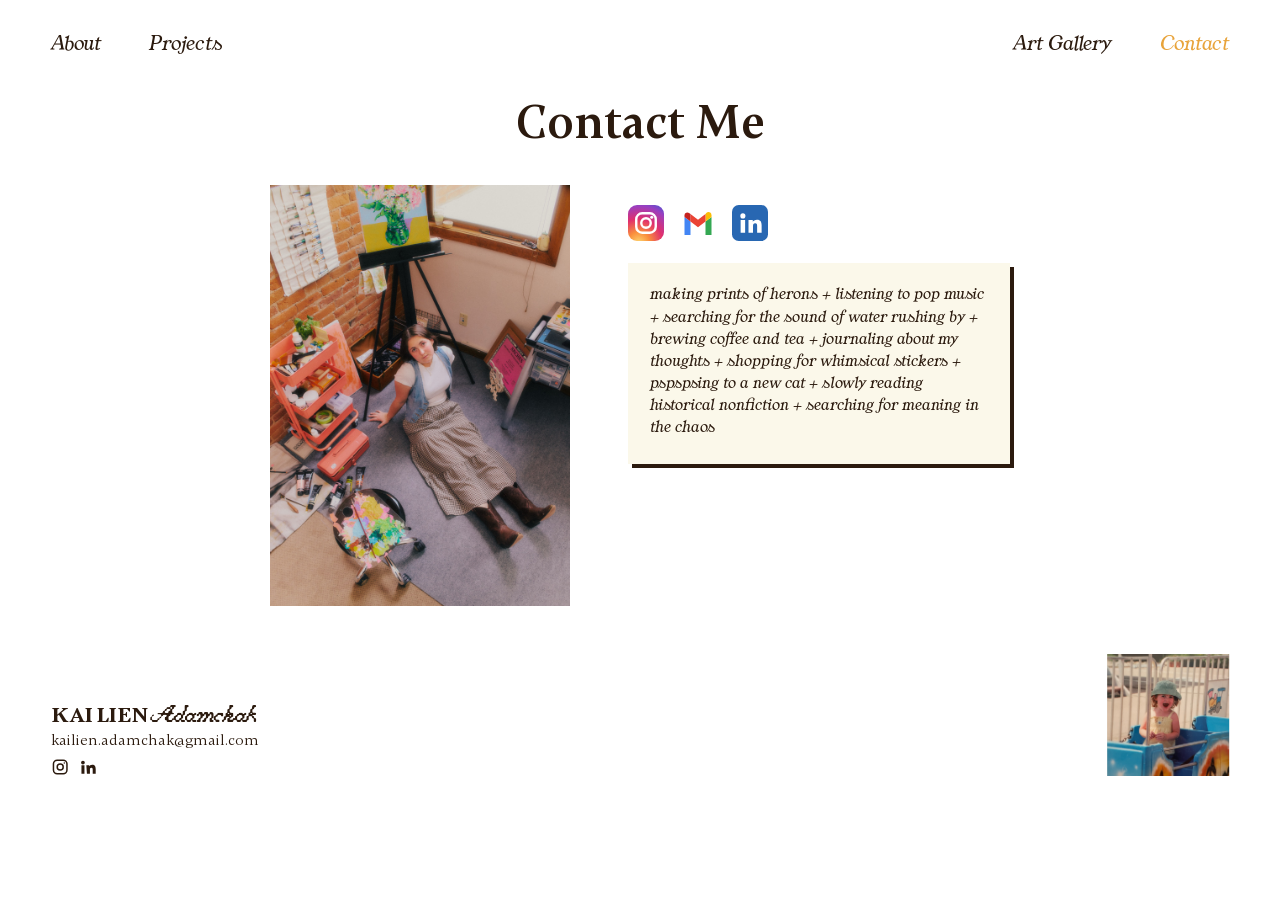
<file: contact.html>
<!doctype html>
<html lang="en">
<head>
  <meta charset="utf-8" />
  <meta name="viewport" content="width=device-width, initial-scale=1" />
  <title>Contact — Kai Lien Adamchak</title>
  <meta name="description" content="Get in touch with Kai Lien Adamchak by email, Instagram or LinkedIn." />
  <link rel="stylesheet" href="css/style.css" />
</head>
<body class="page-contact">

  <div class="page">

    <!-- ===== Navigation ===== -->
    <header class="site-nav">
      <nav class="nav-group">
        <a href="index.html">About</a>
        <a href="projects.html">Projects</a>
      </nav>
      <nav class="nav-group">
        <a href="gallery.html">Art Gallery</a>
        <a href="contact.html" class="active" aria-current="page">Contact</a>
      </nav>
    </header>

    <h1 class="page-title contact-title">Contact Me</h1>

    <section class="contact">
      <!-- Add your photo as images/contact.jpg. It shows at its own shape, uncropped;
           the blank spot is only a placeholder until the photo loads. -->
      <div class="contact-photo-frame">
        <img class="contact-photo" src="images/contact.jpg" alt="Kai Lien lying on the floor of an art studio surrounded by paints and an easel" />
      </div>

      <div class="contact-info">
        <ul class="contact-links">
          <li>
            <a href="https://instagram.com/kailien.creative/" aria-label="Instagram">
              <svg viewBox="0 0 48 48" aria-hidden="true">
                <defs>
                  <radialGradient id="ig-grad" cx="0.3" cy="1.05" r="1.2">
                    <stop offset="0" stop-color="#fdd56e" />
                    <stop offset=".25" stop-color="#fa8f3c" />
                    <stop offset=".55" stop-color="#e1306c" />
                    <stop offset=".85" stop-color="#9b3fbf" />
                    <stop offset="1" stop-color="#5a4fcf" />
                  </radialGradient>
                </defs>
                <rect width="48" height="48" rx="12" fill="url(#ig-grad)" />
                <rect x="11" y="11" width="26" height="26" rx="8" fill="none" stroke="#fff" stroke-width="3.2" />
                <circle cx="24" cy="24" r="6.3" fill="none" stroke="#fff" stroke-width="3.2" />
                <circle cx="31.6" cy="16.4" r="2" fill="#fff" />
              </svg>
            </a>
          </li>
          <li>
            <a href="mailto:kailien.adamchak@gmail.com" aria-label="Email">
              <svg viewBox="0 0 48 48" aria-hidden="true">
                <path d="M6 40h8V22L6 16z" fill="#4285f4" />
                <path d="M34 40h8V16l-8 6z" fill="#34a853" />
                <path d="M34 12v10l8-6v-2.5c0-3.4-3.9-5.4-6.6-3.3z" fill="#fbbc04" />
                <path d="M14 22V12l10 7.5L34 12v10l-10 7.5z" fill="#ea4335" />
                <path d="M6 13.5V16l8 6V12l-1.4-1.1C9.9 8.8 6 10.1 6 13.5z" fill="#c5221f" />
              </svg>
            </a>
          </li>
          <li>
            <a href="https://linkedin.com/in/kai-adamchak/" aria-label="LinkedIn">
              <svg viewBox="0 0 48 48" aria-hidden="true">
                <rect width="48" height="48" rx="9" fill="#2867b2" />
                <circle cx="14.5" cy="14.5" r="3.4" fill="#fff" />
                <rect x="11.5" y="20" width="6" height="17" fill="#fff" />
                <path d="M22 20h5.7v2.4c.9-1.6 2.9-2.9 5.6-2.9 5 0 6.2 3.2 6.2 7.6V37h-6v-8.7c0-2.1-.3-3.9-2.6-3.9s-2.9 1.6-2.9 3.8V37h-6z" fill="#fff" />
              </svg>
            </a>
          </li>
        </ul>

        <div class="card contact-card">
          <p>
            making prints of herons + listening to pop music + searching for the sound of water
            rushing by + brewing coffee and tea + journaling about my thoughts + shopping for
            whimsical stickers + pspspsing to a new cat + slowly reading historical nonfiction +
            searching for meaning in the chaos
          </p>
        </div>
      </div>
    </section>

    <!-- ===== Footer ===== -->
    <footer class="site-footer">
      <div>
        <p class="footer-name">KAI LIEN <span>Adamchak</span></p>
        <a class="footer-email" href="mailto:kailien.adamchak@gmail.com">kailien.adamchak@gmail.com</a>
        <div class="socials">
          <a href="https://instagram.com/kailien.creative/" aria-label="Instagram">
            <svg viewBox="0 0 24 24" fill="none" stroke="currentColor" stroke-width="2"><rect x="3" y="3" width="18" height="18" rx="5"/><circle cx="12" cy="12" r="4"/><circle cx="17.5" cy="6.5" r="1" fill="currentColor" stroke="none"/></svg>
          </a>
          <a href="https://linkedin.com/in/kai-adamchak/" aria-label="LinkedIn">
            <svg viewBox="0 0 24 24" fill="currentColor"><path d="M4.98 3.5a2.5 2.5 0 1 1 0 5 2.5 2.5 0 0 1 0-5zM3 9.5h4V21H3zM9.5 9.5h3.8v1.6h.1c.5-1 1.8-2 3.8-2 4 0 4.8 2.6 4.8 6V21h-4v-5.2c0-1.2 0-2.8-1.7-2.8s-2 1.3-2 2.7V21h-4z"/></svg>
          </a>
        </div>
      </div>
      <img class="footer-photo" src="images/childhood.jpg" alt="" aria-hidden="true" />
    </footer>

  </div>

  <script>
    // Show the photo once it loads; until then the frame stays a blank placeholder.
    const photo = document.querySelector('.contact-photo');
    const show = () => photo.parentElement.classList.add('has-image');
    if (photo.complete && photo.naturalWidth) show();
    else photo.addEventListener('load', show);
  </script>
</body>
</html>
</file>
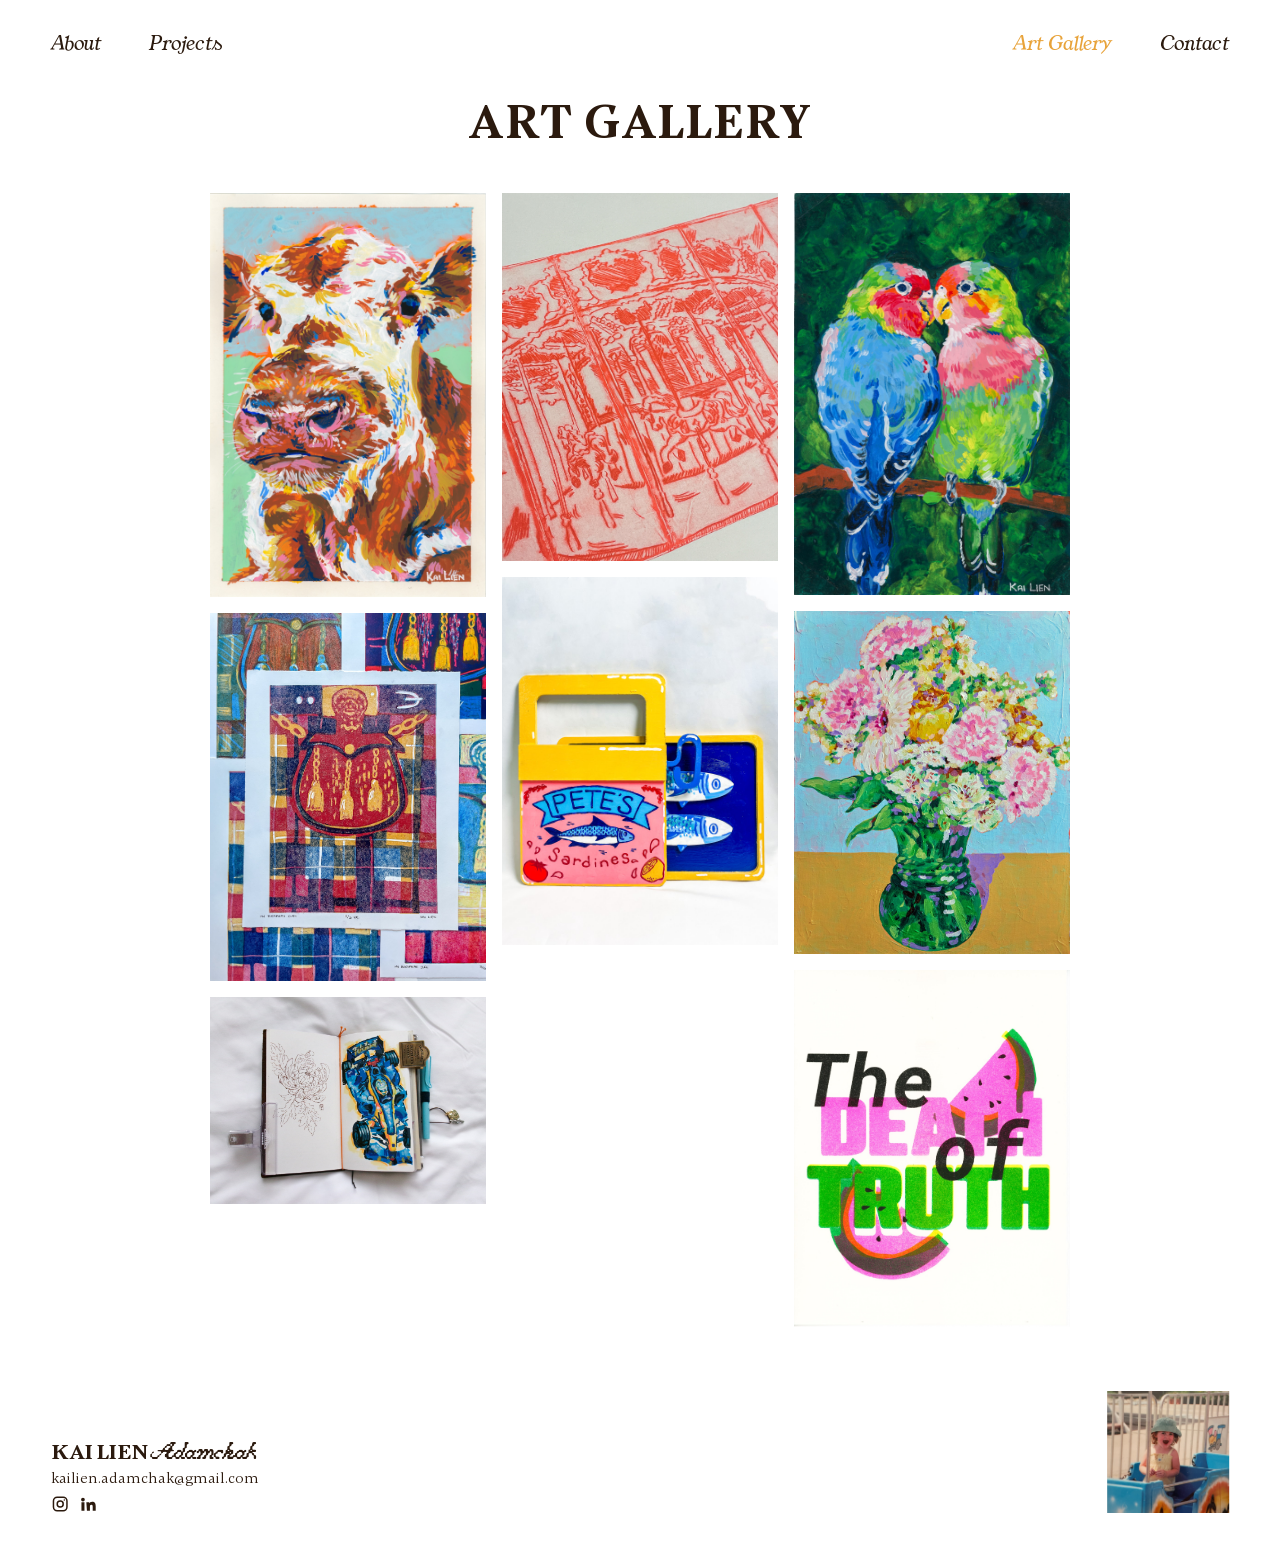
<file: gallery.html>
<!doctype html>
<html lang="en">
<head>
  <meta charset="utf-8" />
  <meta name="viewport" content="width=device-width, initial-scale=1" />
  <title>Art Gallery — Kai Lien Adamchak</title>
  <meta name="description" content="Paintings, prints and sketches by Kai Lien Adamchak." />
  <link rel="stylesheet" href="css/style.css" />
</head>
<body class="page-gallery">

  <div class="page">

    <!-- ===== Navigation ===== -->
    <header class="site-nav">
      <nav class="nav-group">
        <a href="index.html">About</a>
        <a href="projects.html">Projects</a>
      </nav>
      <nav class="nav-group">
        <a href="gallery.html" class="active" aria-current="page">Art Gallery</a>
        <a href="contact.html">Contact</a>
      </nav>
    </header>

    <h1 class="page-title">ART GALLERY</h1>

    <!-- ===== Gallery =====
         To add a piece: put the photo in images/gallery/ with the file name below.
         The style="aspect-ratio" only shapes the blank spot; once the photo loads it
         shows at its own shape, uncropped. Change the figcaption to set the hover title. -->
    <section class="gallery">
      <figure class="art" tabindex="0" style="aspect-ratio: 3 / 4.2">
        <img src="images/gallery/cow.jpg" alt="Highland Cow" loading="lazy" />
        <figcaption>Highland Cow</figcaption>
      </figure>
      <figure class="art" tabindex="0" style="aspect-ratio: 3 / 3.5">
        <img src="images/gallery/print-collage.jpg" alt="Print Collage" loading="lazy" />
        <figcaption>Print Collage</figcaption>
      </figure>
      <figure class="art" tabindex="0" style="aspect-ratio: 4 / 3">
        <img src="images/gallery/sketchbook.jpg" alt="Sketchbook" loading="lazy" />
        <figcaption>Sketchbook</figcaption>
      </figure>
      <figure class="art" tabindex="0" style="aspect-ratio: 3 / 4">
        <img src="images/gallery/timeless.jpg" alt="Red Sketch" loading="lazy" />
        <figcaption>Timeless Prints</figcaption>
      </figure>
      <figure class="art" tabindex="0" style="aspect-ratio: 4 / 3">
        <img src="images/gallery/sardines.jpg" alt="Pete's Sardines" loading="lazy" />
        <figcaption>Pete's Sardines</figcaption>
      </figure>
      <figure class="art" tabindex="0" style="aspect-ratio: 3 / 4">
        <img src="images/gallery/lovebirds.jpg" alt="Lovebirds" loading="lazy" />
        <figcaption>Lovebirds</figcaption>
      </figure>
      <figure class="art" tabindex="0" style="aspect-ratio: 4 / 4.2">
        <img src="images/gallery/bouquet.jpg" alt="Bouquet" loading="lazy" />
        <figcaption>Bouquet</figcaption>
      </figure>
      <figure class="art" tabindex="0" style="aspect-ratio: 4 / 4.5">
        <img src="images/gallery/death-of-truth.jpg" alt="The Death of Truth" loading="lazy" />
        <figcaption>The Death of Truth</figcaption>
      </figure>
      <!-- Hidden until their photos are added to images/gallery/ — uncomment to show:
      <figure class="art" tabindex="0" style="aspect-ratio: 3 / 4">
        <img src="images/gallery/pink-bird.jpg" alt="Pink Bird" loading="lazy" />
        <figcaption>Pink Bird</figcaption>
      </figure>
      <figure class="art" tabindex="0" style="aspect-ratio: 3 / 5">
        <img src="images/gallery/race-day.jpg" alt="Race Day" loading="lazy" />
        <figcaption>Race Day</figcaption>
      </figure>
      -->
    </section>

    <!-- ===== Footer ===== -->
    <footer class="site-footer">
      <div>
        <p class="footer-name">KAI LIEN <span>Adamchak</span></p>
        <a class="footer-email" href="mailto:kailien.adamchak@gmail.com">kailien.adamchak@gmail.com</a>
        <div class="socials">
          <a href="https://instagram.com/kailien.creative/" aria-label="Instagram">
            <svg viewBox="0 0 24 24" fill="none" stroke="currentColor" stroke-width="2"><rect x="3" y="3" width="18" height="18" rx="5"/><circle cx="12" cy="12" r="4"/><circle cx="17.5" cy="6.5" r="1" fill="currentColor" stroke="none"/></svg>
          </a>
          <a href="https://linkedin.com/in/kai-adamchak/" aria-label="LinkedIn">
            <svg viewBox="0 0 24 24" fill="currentColor"><path d="M4.98 3.5a2.5 2.5 0 1 1 0 5 2.5 2.5 0 0 1 0-5zM3 9.5h4V21H3zM9.5 9.5h3.8v1.6h.1c.5-1 1.8-2 3.8-2 4 0 4.8 2.6 4.8 6V21h-4v-5.2c0-1.2 0-2.8-1.7-2.8s-2 1.3-2 2.7V21h-4z"/></svg>
          </a>
        </div>
      </div>
      <img class="footer-photo" src="images/childhood.jpg" alt="" aria-hidden="true" />
    </footer>

  </div>

  <script>
    // Show each photo once it loads; until then the tile stays a blank placeholder.
    document.querySelectorAll('.art img').forEach((img) => {
      const show = () => img.closest('.art').classList.add('has-image');
      if (img.complete && img.naturalWidth) show();
      else img.addEventListener('load', show);
    });
  </script>
</body>
</html>
</file>
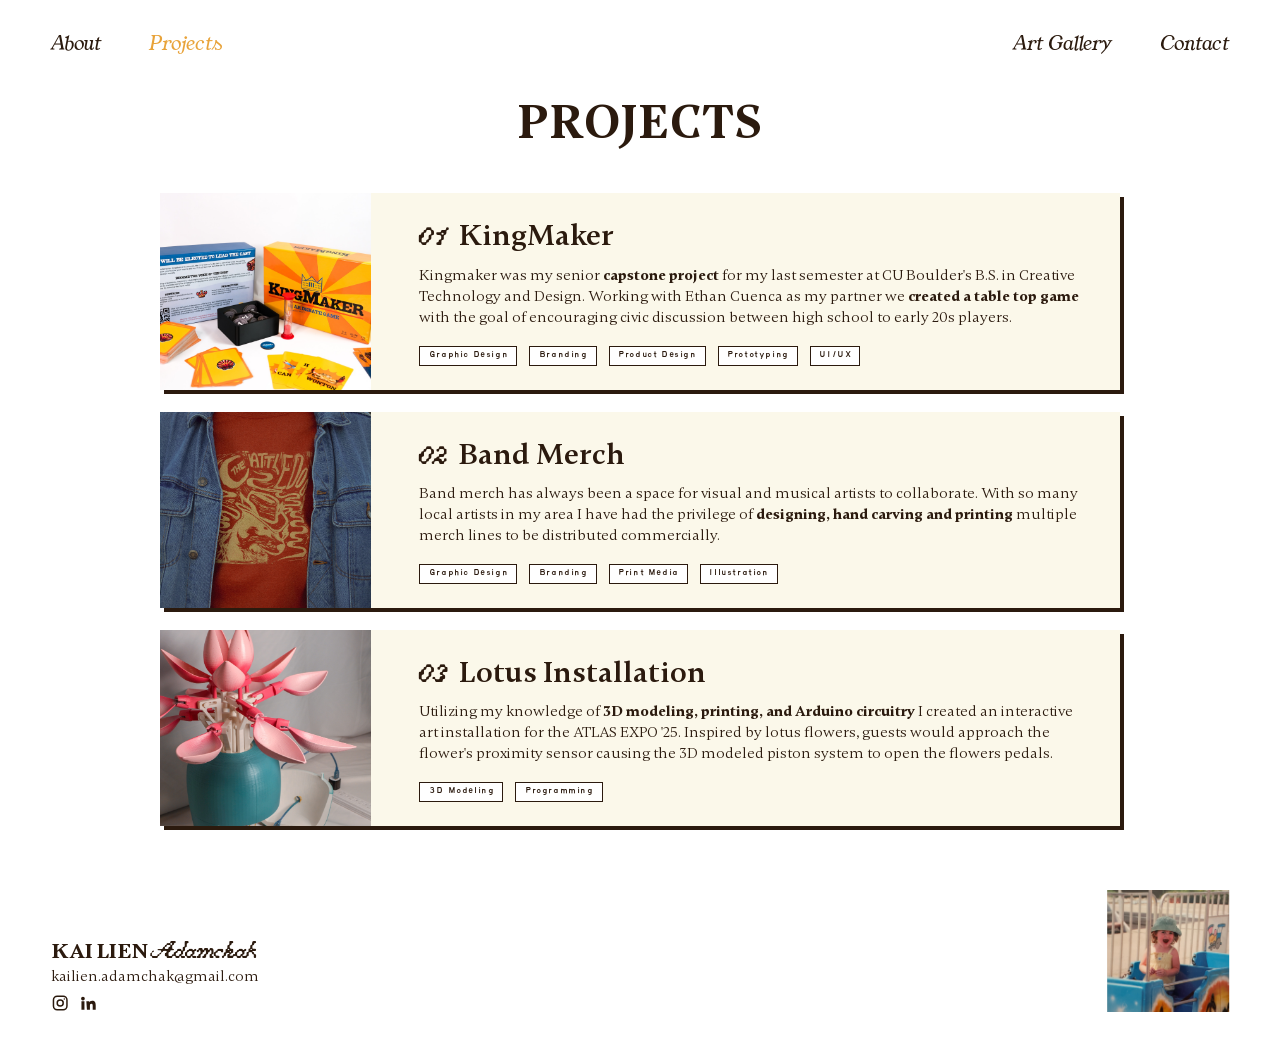
<file: projects.html>
<!doctype html>
<html lang="en">
<head>
  <meta charset="utf-8" />
  <meta name="viewport" content="width=device-width, initial-scale=1" />
  <title>Projects — Kai Lien Adamchak</title>
  <meta name="description" content="Selected projects by Kai Lien Adamchak: game design, band merch and interactive installations." />
  <link rel="stylesheet" href="css/style.css" />
</head>
<body class="page-projects">

  <div class="page">

    <!-- ===== Navigation ===== -->
    <header class="site-nav">
      <nav class="nav-group">
        <a href="index.html">About</a>
        <a href="projects.html" class="active" aria-current="page">Projects</a>
      </nav>
      <nav class="nav-group">
        <a href="gallery.html">Art Gallery</a>
        <a href="contact.html">Contact</a>
      </nav>
    </header>

    <h1 class="page-title">PROJECTS</h1>

    <!-- ===== Project cards =====
         Each card links to a pop-up below by its id (href="#kingmaker" opens id="kingmaker"). -->
    <section class="project-list">

      <a class="project-card" href="#kingmaker">
        <img class="photo project-thumb" src="images/projects/kingmaker.jpg" alt="KingMaker board game box, cards and pieces" />
        <div class="project-body">
          <h2 class="project-title"><span class="project-num">01</span> KingMaker</h2>
          <p>
            Kingmaker was my senior <strong>capstone project</strong> for my last semester at CU
            Boulder's B.S. in Creative Technology and Design. Working with Ethan Cuenca as my
            partner we <strong>created a table top game</strong> with the goal of encouraging civic
            discussion between high school to early 20s players.
          </p>
          <ul class="tags">
            <li>Graphic Design</li>
            <li>Branding</li>
            <li>Product Design</li>
            <li>Prototyping</li>
            <li>UI/UX</li>
          </ul>
        </div>
      </a>

      <a class="project-card" href="#band-merch">
        <img class="photo project-thumb thumb-band-merch" src="images/projects/band-merch.jpg" alt="Person wearing a hand-printed band t-shirt under a denim jacket" />
        <div class="project-body">
          <h2 class="project-title"><span class="project-num">02</span> Band Merch</h2>
          <p>
            Band merch has always been a space for visual and musical artists to collaborate. With
            so many local artists in my area I have had the privilege of <strong>designing, hand
            carving and printing</strong> multiple merch lines to be distributed commercially.
          </p>
          <ul class="tags">
            <li>Graphic Design</li>
            <li>Branding</li>
            <li>Print Media</li>
            <li>Illustration</li>
          </ul>
        </div>
      </a>

      <a class="project-card" href="#lotus">
        <img class="photo project-thumb thumb-lotus" src="images/projects/lotus.jpg" alt="3D-printed pink lotus flower installation on a teal base" />
        <div class="project-body">
          <h2 class="project-title"><span class="project-num">03</span> Lotus Installation</h2>
          <p>
            Utilizing my knowledge of <strong>3D modeling, printing, and Arduino circuitry</strong>
            I created an interactive art installation for the ATLAS EXPO '25. Inspired by lotus
            flowers, guests would approach the flower's proximity sensor causing the 3D modeled
            piston system to open the flowers pedals.
          </p>
          <ul class="tags">
            <li>3D Modeling</li>
            <li>Programming</li>
          </ul>
        </div>
      </a>

    </section>

    <!-- ===== Footer ===== -->
    <footer class="site-footer">
      <div>
        <p class="footer-name">KAI LIEN <span>Adamchak</span></p>
        <a class="footer-email" href="mailto:kailien.adamchak@gmail.com">kailien.adamchak@gmail.com</a>
        <div class="socials">
          <a href="https://instagram.com/kailien.creative/" aria-label="Instagram">
            <svg viewBox="0 0 24 24" fill="none" stroke="currentColor" stroke-width="2"><rect x="3" y="3" width="18" height="18" rx="5"/><circle cx="12" cy="12" r="4"/><circle cx="17.5" cy="6.5" r="1" fill="currentColor" stroke="none"/></svg>
          </a>
          <a href="https://linkedin.com/in/kai-adamchak/" aria-label="LinkedIn">
            <svg viewBox="0 0 24 24" fill="currentColor"><path d="M4.98 3.5a2.5 2.5 0 1 1 0 5 2.5 2.5 0 0 1 0-5zM3 9.5h4V21H3zM9.5 9.5h3.8v1.6h.1c.5-1 1.8-2 3.8-2 4 0 4.8 2.6 4.8 6V21h-4v-5.2c0-1.2 0-2.8-1.7-2.8s-2 1.3-2 2.7V21h-4z"/></svg>
          </a>
        </div>
      </div>
      <img class="footer-photo" src="images/childhood.jpg" alt="" aria-hidden="true" />
    </footer>

  </div>

  <!-- ===== Project pop-ups =====
       Each card above opens the <dialog> with the matching id. -->

  <!-- KingMaker uses the longer case-study layout (class "case").
       Every photo spot is a <figure class="ph">: put your photo at the src path shown and it
       appears automatically. Until then the spot shows a blank box labelled with that filename.
       --ar is the blank box's shape (width / height); once a photo loads it keeps its own shape. -->
  <dialog class="project-modal case" id="kingmaker" aria-labelledby="kingmaker-title">
    <button class="modal-close" type="button" aria-label="Close">&times;</button>

    <!-- Title -->
    <header class="case-head">
      <h2 class="project-title" id="kingmaker-title"><span class="project-num">01</span> KingMaker</h2>
      <p class="case-sub">Tabletop AR Board Game</p>
      <ul class="tags">
        <li>Graphic Design</li>
        <li>Branding</li>
        <li>Product Design</li>
        <li>Prototyping</li>
        <li>UI/UX</li>
      </ul>
      <p class="case-intro">
        Kingmaker was my senior <strong>capstone project</strong> for my last semester at CU
        Boulder's B.S. in Creative Technology and Design. Working with Ethan Cuenca as my partner
        we <strong>created a table top game</strong> with the goal of encouraging civic discussion
        between high school to early 20s players.
      </p>
    </header>

    <!-- Hero photo strip (scrolls sideways on small screens) -->
    <div class="case-strip case-hero">
      <figure class="ph" style="--ar: 2 / 3"><img src="images/projects/kingmaker.jpg" alt="KingMaker board game box, cards and pieces" /></figure>
      <figure class="ph" style="--ar: 16 / 10"><img src="images/projects/kingmaker/hero-wide.jpg" alt="KingMaker game laid out on a table" /></figure>
      <figure class="ph" style="--ar: 4 / 5"><img src="images/projects/kingmaker/hero-3.jpg" alt="KingMaker box and cards" /></figure>
    </div>

    <!-- Logo -->
    <div class="case-logo">
      <figure class="ph" style="--ar: 3 / 1"><img src="images/projects/kingmaker/logo.png" alt="KingMaker logo" /></figure>
    </div>

    <!-- About -->
    <section class="case-section">
      <h3>About</h3>
      <p>
        Are you a college student? Does talking about politics give you a sense of existential or
        social dread? Do you avoid talking about politics because of the anxiety it causes you? We
        both know that politics and civics in general are important, they touch every part of our
        lives after all, but how do we talk about it? So enter KingMaker, a debate style board game
        that incorporates AR that was created for just that. Games are disarming, fun, and a great
        way to start a conversation for young audiences. In this game, play as a crab competing
        through a series of civic-based debates from the crab kingdom of Crustacea in order to win
        the race for King Crab.
      </p>
      <p class="case-callout">
        Warning: they cause unexpected alliances, friendly rivalry and actual learning about
        political processes.
      </p>
    </section>

    <!-- 01 Branding -->
    <section class="case-section">
      <h3><span class="project-num">01</span> Branding + Graphic Design</h3>
      <div class="brand">
        <!-- Colour palette: change the hex codes to match the real brand colours -->
        <div class="palette" aria-label="KingMaker colour palette">
          <span style="--c: #f2b24a">#F2B24A</span>
          <span style="--c: #e85545">#E85545</span>
          <span style="--c: #f7cf7a">#F7CF7A</span>
          <span style="--c: #1f1f1f">#1F1F1F</span>
          <span style="--c: #3e5c76">#3E5C76</span>
          <span style="--c: #49a3c8">#49A3C8</span>
        </div>
        <div class="type-spec">
          <img class="type-fonts" src="images/projects/kingmaker/fonts.png" alt="Brand typefaces: Rosette and Inclusive Sans" />
          <div class="ui-buttons">
            <img src="images/projects/kingmaker/exit-button.png" alt="Exit button" />
            <img src="images/projects/kingmaker/play-button.png" alt="Play button" />
            <img src="images/projects/kingmaker/next-button.png" alt="Next button" />
          </div>
        </div>
      </div>
    </section>

    <!-- Character cards strip -->
    <div class="case-strip case-cards">
      <figure class="ph" style="--ar: 5 / 7"><img src="images/projects/kingmaker/card-wonton.jpg" alt="Winston character card" /></figure>
      <figure class="ph" style="--ar: 5 / 7"><img src="images/projects/kingmaker/card-cancer.jpg" alt="Cancer character card" /></figure>
      <figure class="ph" style="--ar: 5 / 7"><img src="images/projects/kingmaker/card-shelldon.jpg" alt="Shelldon character card" /></figure>
      <figure class="ph" style="--ar: 5 / 7"><img src="images/projects/kingmaker/card-crabby.jpg" alt="Crabby character card" /></figure>
      <figure class="ph" style="--ar: 5 / 7"><img src="images/projects/kingmaker/card-claude.jpg" alt="Claude character card" /></figure>
      <figure class="ph" style="--ar: 5 / 7"><img src="images/projects/kingmaker/card-hermie.jpg" alt="Hermie character card" /></figure>
    </div>

    <!-- 02 Product design -->
    <section class="case-section">
      <h3><span class="project-num">02</span> Product Design</h3>

      <div class="case-split">
        <figure class="ph" style="--ar: 4 / 3"><img src="images/projects/kingmaker/product-1.jpg" alt="KingMaker packaging" /></figure>
        <p>
          For this project I was in charge of all product design required to create a fully
          functional board game. This included the box’s packaging design as well as the
          cards, tokens, and any rules. As the person in charge of graphic and product
          design I also wrote all of the game’s copy of the packaging and in the rule book.
        </p>
      </div>

      <div class="case-cardgrid">
        <figure class="ph" style="--ar: 3 / 4"><img src="images/projects/kingmaker/packaging.jpg" alt="Game board design" /></figure>
        <figure class="ph" style="--ar: 3 / 4"><img src="images/projects/kingmaker/packaging-back.jpg" alt="KingMaker card back" /></figure>
        <div class="case-mini">
          <figure class="ph" style="--ar: 5 / 7"><img src="images/projects/kingmaker/product-card-1.jpg" alt="Game card" /></figure>
          <figure class="ph" style="--ar: 5 / 7"><img src="images/projects/kingmaker/product-card-2.jpg" alt="Game card" /></figure>
          <figure class="ph" style="--ar: 5 / 7"><img src="images/projects/kingmaker/product-card-3.jpg" alt="Game card" /></figure>
          <figure class="ph" style="--ar: 5 / 7"><img src="images/projects/kingmaker/product-card-4.jpg" alt="Game card" /></figure>
        </div>
      </div>

      <div class="case-split reverse">
        <!-- Tokens cluster: two coins and two event cards arranged on top of each other.
             Each piece's position, size and tilt is set in style.css under ".tokens". -->
        <div class="tokens" role="img" aria-label="KingMaker voting coins and event cards, front and back">
          <img class="token-card-back" src="images/projects/kingmaker/eventcard-back.png" alt="" />
          <img class="token-card-front" src="images/projects/kingmaker/eventcard-front.png" alt="" />
          <img class="token-coin-front" src="images/projects/kingmaker/coin-front.png" alt="" />
          <img class="token-coin-back" src="images/projects/kingmaker/coin-back.png" alt="" />
        </div>
        <p>
          Within the box, there was also an insert that held all of the game’s assets. I was
          in charge of 3D modeling and printing this insert that went though multiple
          iterations before being finalized.
        </p>
      </div>

      <div class="case-overlap">
        <figure class="ph" style="--ar: 16 / 9"><img src="images/projects/kingmaker/product-box.jpg" alt="Open KingMaker box with pieces inside" /></figure>
        <figure class="ph" style="--ar: 16 / 9"><img src="images/projects/kingmaker/product-insert.png" alt="3D model of the box insert" /></figure>
      </div>
    </section>

    <!-- 03 User testing -->
    <section class="case-section">
      <h3><span class="project-num">03</span> User Testing + Iteration</h3>
      <div class="case-band">
        <figure class="ph" style="--ar: 3 / 4"><img src="images/projects/kingmaker/testing-1.jpg" alt="Early prototype" /></figure>
        <figure class="ph" style="--ar: 3 / 4"><img src="images/projects/kingmaker/testing-2.jpg" alt="Prototype box" /></figure>
        <figure class="ph" style="--ar: 3 / 4"><img src="images/projects/kingmaker/testing-3.jpg" alt="Prototype cards" /></figure>
      </div>
      <p>
        In order to create a functioning game that is not just educational but also fun, the
        game design and game play went through multiple iterations with lots of play testing
        throughout. Above are multiple iterations of not just the graphic design of the box
        but also the game play and product design. Iterations were made with easy to access
        materials in order to complete and test as many versions as possible within the time
        constraints.
      </p>

      <h3 class="case-subhead">More Process Photos</h3>
      <div class="case-collage">
        <figure class="ph" style="--ar: 4 / 3"><img src="images/projects/kingmaker/playtest-1.jpg" alt="Players testing the game" /></figure>
        <figure class="ph" style="--ar: 4 / 3"><img src="images/projects/kingmaker/playtest-2.jpg" alt="Players testing the game" /></figure>
        <figure class="ph" style="--ar: 16 / 10"><img src="images/projects/kingmaker/final.jpg" alt="Finished KingMaker game" /></figure>
      </div>
    </section>
  </dialog>

  <!-- Band Merch uses the same case-study layout as KingMaker.
       Photos go in images/projects/band-merch/ with the filename shown in each blank box.
       Spots marked "crop" stay the box's shape and trim the photo to fit (for even rows). -->
  <dialog class="project-modal case" id="band-merch" aria-labelledby="band-merch-title">
    <button class="modal-close" type="button" aria-label="Close">&times;</button>

    <!-- Title -->
    <header class="case-head">
      <h2 class="project-title" id="band-merch-title"><span class="project-num">02</span> Band Merch</h2>
      <p class="case-sub">Collaborative Commissions</p>
      <ul class="tags">
        <li>Graphic Design</li>
        <li>Branding</li>
        <li>Print Media</li>
        <li>Illustration</li>
      </ul>
      <p class="case-intro">
        Band merch has always been a space for visual and musical artists to collaborate. With so
        many local artists in my area I have had the privilege of <strong>designing, hand carving
        and printing</strong> multiple merch lines to be distributed commercially.
      </p>
    </header>

    <!-- 01 The Cattledogs -->
    <section class="case-section">
      <h3><span class="project-num">01</span> The Cattledogs</h3>
      <div class="case-feature">
        <figure class="ph" style="--ar: 3 / 2"><img src="images/projects/band-merch/cattledogs-1.jpg" alt="Band members wearing hand-printed Cattledogs merch" /></figure>
      </div>

      <div class="case-logo-panel">
        <figure class="ph" style="--ar: 1 / 1"><img src="images/projects/band-merch/cattledogs-logo.png" alt="The Cattledogs logo" /></figure>
      </div>

      <div class="case-aside">
        <h3>About</h3>
        <p>
          The Cattledogs are a Boulder based dad rock band that I had the opportunity to work
          with to make a logo for social media, stickers, and merch. After illustrating their
          logo I was also commissioned to hand print a line of merch for the band.
        </p>
      </div>

      <div class="case-row3">
        <figure class="ph crop" style="--ar: 3 / 4"><img src="images/projects/band-merch/cattledogs-2.jpg" alt="Orange crew neck under a denim jacket" /></figure>
        <figure class="ph crop" style="--ar: 1 / 1"><img src="images/projects/band-merch/cattledogs-3.jpg" alt="Cream crew neck with the Cattledogs print" /></figure>
        <figure class="ph crop" style="--ar: 3 / 4"><img src="images/projects/band-merch/cattledogs-4.jpg" alt="Baby tee with the Cattledogs print" /></figure>
      </div>

      <div class="case-note">
        <p>
          The merch line consisted of 50+ orange and cream colored crew necks as well as 20+
          baby tees. The stamp used to print the merch was hand carved by me and then I used
          that linoleum stamp to print each and every individual product in hand mixed colors.
        </p>
      </div>
    </section>

    <!-- 02 CU Skate Forge -->
    <section class="case-section">
      <h3><span class="project-num">02</span> CU Skate Forge</h3>
      <div class="case-banner">
        <figure class="ph crop" style="--ar: 2 / 1"><img src="images/projects/band-merch/skate-banner.jpg" alt="Skaters at a skate park in black and white" /></figure>
        <div class="case-banner-logo">
          <figure class="ph" style="--ar: 4 / 3"><img src="images/projects/band-merch/skate-logo.png" alt="CU Skate Forge logo" /></figure>
        </div>
      </div>

      <div class="case-split">
        <figure class="ph" style="--ar: 4 / 3"><img src="images/projects/band-merch/skate-shirt.jpg" alt="Grey t-shirt with the CU Skate Forge print" /></figure>
        <div>
          <h3>About</h3>
          <p>
            Inspired by the work I did with The Cattledogs I was commissioned by CU Boulder's
            Skate Forge to print a similar merch line. This line consisted of 60+ black and grey
            t-shirts printed with another hand carved stamp.
          </p>
        </div>
      </div>

      <div class="case-row3 even">
        <figure class="ph crop" style="--ar: 4 / 5"><img src="images/projects/band-merch/skate-1.jpg" alt="Skate Forge member wearing the shirt" /></figure>
        <figure class="ph crop" style="--ar: 4 / 5"><img src="images/projects/band-merch/skate-2.jpg" alt="Skate Forge member wearing the shirt" /></figure>
        <figure class="ph crop" style="--ar: 4 / 5"><img src="images/projects/band-merch/skate-3.jpg" alt="Skate Forge member wearing the shirt" /></figure>
      </div>
    </section>

    <!-- 03 Other collaborations -->
    <section class="case-section">
      <h3><span class="project-num">03</span> Other Collaborations</h3>
      <div class="case-row3 even gallery-row">
        <figure class="ph" style="--ar: 1 / 1"><img src="images/projects/band-merch/collab-1.jpg" alt="Album cover artwork" /></figure>
        <figure class="ph" style="--ar: 1 / 1"><img src="images/projects/band-merch/collab-2.jpg" alt="Concert poster for a show in Denver" /></figure>
        <figure class="ph" style="--ar: 1 / 1"><img src="images/projects/band-merch/collab-3.jpg" alt="Album cover artwork" /></figure>
      </div>
      <div class="case-note">
        <p>
          Aside from hand printed merch for different organizations I have also worked with 5+
          independent, local artists for album covers and posters. Here are a few of these
          collaborations including two album covers and a poster for a show in Denver.
        </p>
      </div>
    </section>
  </dialog>

  <!-- Lotus uses the same case-study layout as KingMaker.
       Photos and renders go in images/projects/lotus/ with the filename shown in each blank box.
       Renders exported as transparent PNGs sit straight on the page with no box behind them. -->
  <dialog class="project-modal case" id="lotus" aria-labelledby="lotus-title">
    <button class="modal-close" type="button" aria-label="Close">&times;</button>

    <!-- Title -->
    <header class="case-head">
      <h2 class="project-title" id="lotus-title"><span class="project-num">03</span> Lotus Installation</h2>
      <p class="case-sub">3D Printed Interactive Art</p>
      <ul class="tags">
        <li>3D Modeling</li>
        <li>Programming</li>
      </ul>
      <p class="case-intro">
        Utilizing my knowledge of <strong>3D modeling, printing, and Arduino circuitry</strong> I
        created an interactive art installation for the ATLAS EXPO '25. Inspired by lotus flowers,
        guests would approach the flower's proximity sensor causing the 3D modeled piston system to
        open the flower's petals.
      </p>
    </header>

    <!-- Hero photos -->
    <div class="lotus-pair">
      <figure class="ph" style="--ar: 4 / 5"><img src="images/projects/lotus/hero-1.jpg" alt="Pink 3D-printed lotus on its teal vase" /></figure>
      <figure class="ph" style="--ar: 4 / 3"><img src="images/projects/lotus/hero-2.jpg" alt="Close-up of the lotus petals open" /></figure>
    </div>

    <!-- 01 3D modeling -->
    <section class="case-section">
      <h3><span class="project-num">01</span> 3D Modeling</h3>
      <p>
        For this project I mainly used the platform OnShape, a web based solids modeler that allows
        for collaborative work. From start to finish the design for the project's main mechanism
        went through many iterations some of which are pictured here. In the end the project
        allowed for me to practice iterative design, as well as the nuances and tolerances
        required to create a product that can move in multiple ways.
      </p>

      <div class="lotus-models">
        <figure class="ph" style="--ar: 1 / 1"><img src="images/projects/lotus/model-1.png" alt="Early version of the piston mechanism model" /></figure>
        <figure class="ph" style="--ar: 1 / 1"><img src="images/projects/lotus/model-2.png" alt="Later version of the piston mechanism model" /></figure>
        <figure class="ph" style="--ar: 1 / 1"><img src="images/projects/lotus/model-3.png" alt="Wireframe of the final mechanism" /></figure>
      </div>

      <div class="case-split">
        <div class="lotus-mech">
          <figure class="ph" style="--ar: 1 / 2"><img src="images/projects/lotus/mech-1.png" alt="Servo-to-piston linkage model" /></figure>
          <figure class="ph" style="--ar: 1 / 2"><img src="images/projects/lotus/mech-2.png" alt="Servo-to-piston linkage model, second view" /></figure>
        </div>
        <p>
          Other than the main mechanism visible in the middle of the piece there is also a system
          inside the flower's vase that converts the rotational motion from a servo to a piston
          motion that is used by the main mechanism.
        </p>
      </div>

      <div class="lotus-band">
        <figure class="ph" style="--ar: 4 / 3"><img src="images/projects/lotus/assembly.jpg" alt="Printed petals attached to the mechanism during assembly" /></figure>
        <figure class="ph" style="--ar: 4 / 5"><img src="images/projects/lotus/render-full.png" alt="Full 3D render of the lotus and vase" /></figure>
      </div>

      <div class="case-split lotus-petals">
        <p>
          I also modeled more decorative elements such as the petals and vase that really brought
          the whole piece together. Each petal is also attached to the main mechanism using a ball
          and socket joint. This was my first time 3D printing a socket joint and I had to take
          into account the tolerances of PLA, the material I was using to print. At one point I
          tested a different version of the socket that was printed with TPU instead and did not
          find it to be as effective. Instead I stuck with PLA and modeled the socket to have
          slits on each side to allow for the plastic to bend enough to insert the "ball."
        </p>
        <div class="lotus-stack">
          <figure class="ph" style="--ar: 5 / 2"><img src="images/projects/lotus/petal-joint.png" alt="Petal model with its ball and socket joint" /></figure>
          <figure class="ph" style="--ar: 4 / 3"><img src="images/projects/lotus/lotus-render.png" alt="Render of the lotus flower" /></figure>
        </div>
      </div>
    </section>

    <!-- 02 Programming -->
    <section class="case-section">
      <h3><span class="project-num">02</span> Programming + Arduino</h3>
      <div class="lotus-pair">
        <figure class="ph" style="--ar: 3 / 4"><img src="images/projects/lotus/circuit-1.jpg" alt="Arduino and breadboard wired inside the vase" /></figure>
        <figure class="ph" style="--ar: 4 / 3"><img src="images/projects/lotus/circuit-2.jpg" alt="The open vase showing the servo and wiring" /></figure>
      </div>
      <div class="case-split">
        <figure class="ph" style="--ar: 4 / 3"><img src="images/projects/lotus/circuit-diagram.png" alt="Circuit diagram of the Arduino Uno, ultrasonic sensor and servo" /></figure>
        <p>
          The Arduino circuit used for this project consisted of an Arduino Uno, small bread
          board, ultrasonic sensor and servo motor output. The circuit and corresponding code were
          rather simple. All Arduino are programmed in a C++ based library.
        </p>
      </div>
    </section>

    <!-- 03 Final product -->
    <section class="case-section">
      <h3><span class="project-num">03</span> Final Product</h3>
      <div class="lotus-pair even">
        <figure class="ph" style="--ar: 3 / 4"><img src="images/projects/lotus/final-1.jpg" alt="The finished lotus installation" /></figure>
        <figure class="ph" style="--ar: 3 / 4"><img src="images/projects/lotus/final-2.jpg" alt="The finished lotus installation from another angle" /></figure>
      </div>
    </section>
  </dialog>

  <script src="js/projects.js"></script>
</body>
</html>
</file>
<file: css/style.css>
/* ============================================
   Kai Lien Adamchak — Portfolio
   ============================================ */

/*-----------FONTS-------------*/

/*Gambetta*/

@font-face {
  font-family: "Gambetta";
  src: url("../fonts/Gambetta-Bold.woff2") format("woff2");
  font-weight: 700;
  font-style: normal;
  font-display: swap;
}

@font-face {
  font-family: "Gambetta"; 
  src: url("../fonts/Gambetta-BoldItalic.woff2") format("woff2");
  font-weight: 700;
  font-style: italic;
  font-display: swap;
}

@font-face {
  font-family: "Gambetta"; 
  src: url("../fonts/Gambetta-Medium.woff2") format("woff2");
  font-weight: 500;
  font-style: normal;
  font-display: swap;
}

@font-face {
  font-family: "Gambetta"; 
  src: url("../fonts/Gambetta-Regular.woff2") format("woff2");
  font-weight: 400;
  font-style: normal;
  font-display: swap;
}

@font-face {
  font-family: "Gambetta"; 
  src: url("../fonts/Gambetta-Semibold.woff2") format("woff2");
  font-weight: 600;
  font-style: normal;
  font-display: swap;
}

/*TAY*/

@font-face {
  font-family: "Bang!"; 
  src: url("../fonts/TAYBang!.woff2") format("woff2");
  font-weight: 400;
  font-style: normal;
  font-display: swap;
}

@font-face {
  font-family: "Birdie"; 
  src: url("../fonts/TAYBirdieRegular.woff2") format("woff2");
  font-weight: 400;
  font-style: normal;
  font-display: swap;
}

/*YoungSerif*/

@font-face {
  font-family: "YoungSerif"; 
  src: url("../fonts/YoungSerif-MediumItalic.woff") format("woff");
  font-weight: 500;
  font-style: italic;
  font-display: swap;
}

@font-face {
  font-family: "YoungSerif"; 
  src: url("../fonts/YoungSerif-RegularItalic.woff") format("woff");
  font-weight: 400;
  font-style: italic;
  font-display: swap;
}

:root {
  --ink: #2b1a0e;          /* dark brown text + outlines */
  --paper: #ffffff;        /* page background */
  --cream: #fbf8ea;        /* card background */
  --accent: #e8a33a;       /* active nav (orange) */
  --link: #5aa9c4;         /* email link (teal) */
  --photo-fallback: #e9e2d0;

  --font-display: "Gambetta", Georgia, serif;      /* name, section titles */
  --font-italic: "YoungSerif", Georgia, serif;     /* nav, tagline, card headings (italic only) */
  --font-body: "Gambetta", Georgia, serif;         /* paragraphs, lists */
  --font-script: "Bang!", "YoungSerif", serif;     /* sign-off, footer "Adamchak" */

  --shadow: 4px 4px 0 var(--ink);
  --wide: min(92vw, 1400px);   /* width of nav, footer and painting photo */
}

*,
*::before,
*::after { box-sizing: border-box; }

html { -webkit-text-size-adjust: 100%; }

body {
  margin: 0;
  background: var(--paper);
  color: var(--ink);
  font-family: var(--font-body);
  font-size: 17px;
  line-height: 1.45;
  overflow-x: hidden;
}

img { display: block; max-width: 100%; }

a { color: inherit; }

.page {
  max-width: 1040px;
  margin: 0 auto;
  padding: 28px 40px 48px;
  position: relative;
}

/* Wide elements break out of the page column to span most of the browser:
   the nav, the footer and the homepage painting photo.
   Change --wide in one place to resize all three. */
.site-nav,
.site-footer,
.feature-photo {
  width: var(--wide);
  max-width: none;
  position: relative;
  left: 50%;
  transform: translateX(-50%);
}

/* color: transparent hides alt text while photos are still missing */
.photo { background: var(--photo-fallback); object-fit: cover; color: transparent; }

/* ---------- Nav ---------- */
.site-nav {
  display: flex;
  justify-content: space-between;
  align-items: center;
  z-index: 2;
}

.nav-group { display: flex; gap: 48px; }

.site-nav a {
  font-family: var(--font-italic);
  font-style: italic;
  font-size: 22px;
  text-decoration: none;
  transition: color .2s;
}

.site-nav a:hover,
.site-nav a.active { color: var(--accent); }

/* ---------- Hero ---------- */
.hero {
  position: relative;
  text-align: center;
  padding: 56px 0 40px;
}

.name { margin: 0; font-weight: 400; line-height: 1; }

.name-first {
  display: block;
  font-family: var(--font-display);
  font-weight: 700;
  font-size: clamp(44px, 7vw, 72px);
  letter-spacing: .02em;
}

.name-last {
  display: block;
  font-family: var(--font-display);
  font-weight: 600;
  font-size: clamp(24px, 3.4vw, 34px);
  letter-spacing: .04em;
  margin-top: 4px;
}

.tagline {
  font-family: var(--font-italic);
  font-style: italic;
  font-weight: 500;
  font-size: clamp(30px, 4.6vw, 46px);
  margin: 10px 0 6px;
  line-height: 1.1;
}

.subtag { margin: 0; font-size: 19px; }


/* ---------- About ---------- */
.about {
  position: relative;
  display: grid;
  grid-template-columns: 1.1fr 1fr;
  gap: 32px;
  align-items: start;
  padding: 40px 0 80px;
}

.collage {
  position: relative;
  margin-top: 20px;
  padding-bottom: 10%;      /* room for the small photo to hang below */
}

/* Shown at its natural proportions, so nothing is cropped */
.photo-main {
  position: relative;
  width: 66%;
  height: auto;
  margin-left: auto;
}

.photo-small {
  position: absolute;
  left: 0; bottom: 0;
  width: 38%;
  height: auto;
  z-index: 1;
}

.sticker { position: absolute; z-index: 2; pointer-events: none; overflow: visible; }

.sticker-flowers { width: 30%; right: -6%; bottom: -6%; }

/* ---------- Cards ---------- */
.card {
  background: var(--cream);
  box-shadow: var(--shadow);
  padding: 22px 26px;
}

.hi-card { position: relative; z-index: 1; }

.hi-card h2 {
  font-family: var(--font-italic);
  font-style: italic;
  font-weight: 500;
  font-size: 40px;
  line-height: 1;
  margin: 0 0 14px;
}

.hi-card p { margin: 0 0 16px; }

.hi-card a { color: var(--link); }

.hi-card .signoff {
  font-family: var(--font-script);
  font-size: 24px;
  transform: rotate(-2deg);
  margin: 22px 0 0;
}


/* ---------- More about me ---------- */
.more { position: relative; padding-bottom: 80px; }

.section-title {
  position: relative;
  text-align: center;
  font-family: var(--font-display);
  font-weight: 600;
  font-size: 32px;
  margin: 0 0 32px;
}

.more-grid {
  display: grid;
  grid-template-columns: 1.15fr 1fr;
  gap: 32px;
  align-items: start;
}

.more-col { display: flex; flex-direction: column; gap: 28px; }

.skill-card h3 {
  font-family: var(--font-italic);
  font-style: italic;
  font-weight: 400;
  font-size: 26px;
  line-height: 1.1;
  margin: 0 0 16px;
}

.skill-card.analog { width: 70%; margin-left: 6%; }
.skill-card.digital { margin-top: 24px; width: 82%; }

.list {
  list-style: none;
  margin: 0;
  padding: 0 0 0 14px;
  font-size: 16px;
  line-height: 1.5;
}

.list li::before { content: "·"; margin-right: 10px; }

.list.two-col { columns: 2; column-gap: 24px; }

/* ---------- Feature photo ---------- */
.feature { position: relative; }

/* aspect-ratio sets how much is cropped; object-position keeps the
   paintings and easel in view (lower % = keep more of the top). */
.feature-photo {
  aspect-ratio: 2 / 1;
  object-position: 50% 45%;
}


/* ---------- Footer ---------- */
.site-footer {
  display: flex;
  justify-content: space-between;
  align-items: flex-end;
  padding: 56px 0 0;
}

/* Left side: name, email and icons stacked with 12px of visible space between each line
   (the gap below). The fonts carry different amounts of empty space above and below their
   letters, so the email and icons are pulled up to make the gaps between the actual letters
   match; change only the gap to resize both. */
.site-footer > div {
  display: flex;
  flex-direction: column;
  align-items: flex-start;
  gap: 12px;
}
.footer-name,
.footer-email { line-height: 1; }
.footer-email { margin-top: -10.4px; }   /* bottom of the name's capitals -> top of the email */
.socials { margin-top: -2.8px; }         /* email's baseline -> top of the icons */

.footer-name {
  font-family: var(--font-display);
  font-weight: 700;
  font-size: 22px;
  margin: 0;
}

.footer-name span {
  font-family: var(--font-script);
  font-weight: 400;
  font-size: 24px;
}

.footer-email { font-size: 15px; text-decoration: none; }
.footer-email:hover { text-decoration: underline; }

.socials { display: flex; gap: 10px; }
.socials svg { width: 18px; height: 18px; display: block; }
.socials a:hover { color: var(--accent); }

.footer-photo {
  display: block;
  width: 122px;
  aspect-ratio: 1 / 1;            /* square: the photo is a bit tall, so... */
  object-fit: cover;
  object-position: 50% 100%;      /* ...the extra is trimmed off the top only */
  background: var(--photo-fallback);
}

/* ============================================
   Mobile
   ============================================ */
@media (max-width: 720px) {
  body { font-size: 15px; }

  .page { padding: 20px 16px 32px; }

  /* Phone: drop the left/right grouping so all four links spread evenly */
  .nav-group { display: contents; }
  .site-nav a { font-size: 18px; }

  .hero { padding: 40px 0 24px; }
  .subtag { font-size: 16px; }

  .about {
    grid-template-columns: 1fr;
    gap: 24px;
    padding: 24px 0 56px;
  }
  .collage { margin-top: 0; }

  .hi-card { padding: 18px 20px; }

  .section-title { font-size: 26px; }

  .more-grid { grid-template-columns: 1fr; gap: 24px; }
  .skill-card.analog,
  .skill-card.digital { width: auto; margin: 0; }


  .site-footer { padding-top: 32px; }
  .footer-photo { width: 84px; }
}

/* ============================================
   Projects page
   ============================================ */
.page-title {
  text-align: center;
  font-family: var(--font-display);
  font-weight: 700;
  font-size: clamp(34px, 5vw, 48px);
  letter-spacing: .02em;
  margin: 28px 0 36px;
}

.project-list { display: flex; flex-direction: column; gap: 22px; }

/* Whole card is one link that opens the project's pop-up */
.project-card {
  display: grid;
  grid-template-columns: 22% 1fr;
  background: var(--cream);
  box-shadow: var(--shadow);
  text-decoration: none;
  transition: transform .15s ease, box-shadow .15s ease;
}

.project-card:hover,
.project-card:focus-visible {
  transform: translate(-2px, -2px);
  box-shadow: 6px 6px 0 var(--ink);
}

.project-card:focus-visible { outline: 2px solid var(--accent); outline-offset: 4px; }

/* Thumbnails are cropped to fill the left side of the card, like the mockup */
/* height: 0 + min-height: 100% lets the text set the card's height,
   and the photo fills that space without stretching the card */
.project-thumb { width: 100%; height: 0; min-height: 100%; }

/* Shift a thumbnail's crop to frame its subject: 50% = centered,
   lower % = shows more of the top, higher % = shows more of the bottom */
.thumb-band-merch { object-position: 50% 36%; }

.project-body { padding: 26px 40px 24px 48px; min-height: 190px; }

.project-title {
  font-family: var(--font-display);
  font-weight: 600;
  font-size: 30px;
  line-height: 1.1;
  margin: 0 0 8px;
}

.project-num {
  font-family: var(--font-script);
  font-weight: 400;
  font-size: .85em;
  margin-right: 4px;
}

.project-body p { margin: 0 0 18px; font-size: 15px; line-height: 1.4; }

.tags {
  list-style: none;
  display: flex;
  flex-wrap: wrap;
  gap: 8px 12px;
  margin: 0;
  padding: 0;
}

.tags li {
  font-family: "Birdie", var(--font-body);
  font-size: 10px;
  letter-spacing: .06em;
  border: 1px solid var(--ink);
  background: var(--paper);
  /* Birdie sits low in its line box, so the top padding is smaller than the bottom to
     centre the capitals. letter-spacing leaves a gap after the last letter, so the left
     padding gets that same .06em to balance it. */
  padding: 1.5px 8px 3.5px calc(8px + .06em);
  line-height: 1.3;
}

.page-projects .site-footer { padding-top: 64px; }

/* ---------- Project pop-up ---------- */
html:has(.project-modal[open]) { overflow: hidden; }   /* stop the page scrolling behind it */

.project-modal {
  width: min(760px, calc(100vw - 32px));
  max-height: calc(100vh - 48px);
  padding: 36px 40px 40px;
  border: 0;
  background: var(--paper);
  color: var(--ink);
  box-shadow: 6px 6px 0 var(--ink);
  overflow-y: auto;
}

.project-modal::backdrop { background: rgba(43, 26, 14, .55); }

.modal-close {
  position: sticky;
  top: 0;
  float: right;
  margin: -16px -20px 0 0;
  width: 40px;
  height: 40px;
  border: 1px solid var(--ink);
  background: var(--paper);
  color: var(--ink);
  font-size: 26px;
  line-height: 1;
  cursor: pointer;
  z-index: 1;
}
.modal-close:hover { background: var(--accent); }

/* Pop-up photos keep their own shape (no cropping) */
.modal-hero { width: 100%; height: auto; margin-bottom: 24px; }

.project-modal .project-title { font-size: 34px; margin-bottom: 12px; }
.project-modal .tags { margin-bottom: 20px; }
.project-modal p { margin: 0 0 16px; }

.project-modal h3 {
  font-family: var(--font-italic);
  font-style: italic;
  font-weight: 400;
  font-size: 24px;
  margin: 28px 0 8px;
}

.project-modal .placeholder { opacity: .6; font-family: var(--font-italic); font-style: italic; }


/* ---------- Case-study pop-up (KingMaker layout) ---------- */
.project-modal.case { width: min(960px, calc(100vw - 32px)); padding: 36px 48px 48px; }

/* Photo spot: blank box labelled with its filename until the photo loads */
.ph {
  position: relative;
  margin: 0;
  aspect-ratio: var(--ar, 4 / 3);
  background: var(--photo-fallback);
  overflow: hidden;
}
.ph img { position: absolute; inset: 0; width: 100%; height: 100%; opacity: 0; }
.ph::after {
  content: attr(data-label);
  position: absolute;
  inset: auto 6px 6px;
  font-size: 11px;
  line-height: 1.2;
  opacity: .55;
  word-break: break-all;
}
.ph.has-image { aspect-ratio: auto; background: none; }
.ph.has-image::after { content: none; }
.ph.has-image img { position: static; display: block; height: auto; opacity: 1; }

.case-head { text-align: center; max-width: 640px; margin: 0 auto 32px; }
.project-modal.case .project-title { font-size: clamp(34px, 5vw, 48px); margin-bottom: 0; }
.case-sub {
  font-family: var(--font-display);
  font-weight: 500;
  font-size: clamp(22px, 3vw, 30px);
  margin: 0 0 16px !important;
}
.case-head .tags { justify-content: center; }
.case-intro { font-size: 15px; }

.case-section { margin-top: 48px; }
.project-modal.case h3 { margin-top: 0; }
.case-callout { font-family: var(--font-italic); font-style: italic; font-weight: 500; }

/* Rows of photos that run to the pop-up's edges and scroll sideways if they don't fit */
.case-strip {
  display: flex;
  gap: 12px;
  margin: 0 -48px;
  padding: 0 48px 6px;
  overflow-x: auto;
  scroll-snap-type: x proximity;
}
.case-strip .ph { flex: 0 0 auto; height: 240px; scroll-snap-align: center; }
.case-strip .ph.has-image img { height: 100%; width: auto; }
.case-hero { justify-content: safe center; }
.case-cards { margin-top: 32px; background: var(--accent); padding-block: 16px; }
.case-cards .ph { height: 200px; }

/* Logo sits centred on the yellow rounded rectangle (rectangle.png) */
.case-logo {
  width: min(480px, 86%);
  aspect-ratio: 967 / 436;
  margin: 40px auto 0;
  padding: 0 11%;
  display: flex;
  align-items: center;
  background: url("../images/projects/kingmaker/rectangle.png") center / 100% 100% no-repeat;
  filter: drop-shadow(4px 4px 0 var(--ink));
}
.case-logo .ph { width: 100%; }

.brand { display: grid; grid-template-columns: 1fr 1.2fr; gap: 32px; align-items: center; }
.palette { display: grid; grid-template-columns: 1fr 1fr; }
.palette span {
  background: var(--c);
  aspect-ratio: 2 / 1;
  display: flex;
  align-items: flex-end;
  padding: 6px 8px;
  font-size: 11px;
  color: #fff;
  text-shadow: 0 0 2px rgba(0, 0, 0, .5);
}
.type-fonts { width: 100%; max-width: 280px; height: auto; margin-bottom: 18px; }
.ui-buttons { display: grid; grid-template-columns: repeat(3, 1fr); gap: 10px; max-width: 360px; }
.ui-buttons img { width: 100%; height: auto; }

.case-split { display: grid; grid-template-columns: 1fr 1fr; gap: 28px; align-items: center; margin-bottom: 28px; }
.case-split.reverse > :first-child { order: 2; }

.case-cardgrid { display: grid; grid-template-columns: 1fr 1fr 1fr; gap: 14px; align-items: start; margin-bottom: 28px; }
.case-mini { display: grid; grid-template-columns: 1fr 1fr; gap: 10px; }

/* Rounded corners on every game card (character strip, 2x2 card grid, event cards).
   7% / 5% gives evenly curved corners on a 5:7 card; raise both to round them more. */
.case-cards .ph,
.case-mini .ph,
.token-card-back,
.token-card-front { border-radius: 7% / 5%; overflow: hidden; }

/* Tokens cluster: left/top/width are % of the square; rotate tilts each piece */
.tokens { position: relative; aspect-ratio: 20 / 17; }
.tokens img { position: absolute; height: auto; filter: drop-shadow(3px 3px 0 rgba(43, 26, 14, .35)); }
.token-card-back  { left: 36%; top: 7%;  width: 36%; rotate: -8deg; }
.token-card-front { left: 60%; top: 26%; width: 36%; rotate: 9deg; }
.token-coin-front { left: 2%;  top: 16%; width: 34%; }
.token-coin-back  { left: 16%; top: 56%; width: 34%; z-index: 1; }

.case-overlap { position: relative; padding-bottom: 18%; }
.case-overlap .ph:first-child { width: 78%; margin-left: auto; }
.case-overlap .ph:last-child { position: absolute; left: 0; bottom: 0; width: 44%; z-index: 1; }

.case-band {
  display: grid;
  grid-template-columns: repeat(3, 1fr);
  gap: 16px;
  margin: 0 -48px 24px;
  padding: 32px 48px;
  background: var(--accent);
}

.project-modal.case .case-subhead { margin: 32px 0 16px; }   /* header inside a section */

.case-collage { position: relative; display: grid; grid-template-columns: 1fr 1fr 1.2fr; gap: 12px; }
/* Final photo sits below the two testing photos (no overlap), nudged left of the second
   one's edge. Raise or lower the -6% to shift it more or less. */
.case-collage .ph:last-child { grid-column: 2 / 4; margin-left: -6%; box-shadow: var(--shadow); z-index: 1; }

/* "crop" photo spots keep the box's shape and trim the photo to fill it */
.ph.crop.has-image { aspect-ratio: var(--ar, 4 / 3); }
.ph.crop.has-image img { position: absolute; height: 100%; object-fit: cover; }

/* Band Merch pieces */
.case-feature { width: 72%; margin-left: -48px; }           /* big photo hugging the left edge */
.case-logo-panel {
  width: min(560px, 76%);
  margin: 32px auto 0;
  padding: 24px;
  display: flex;
  justify-content: center;
  background: #ede0b8;            /* same cream as cattledogs-logo.png */
  border-radius: 24px;
}
.case-logo-panel .ph { width: min(240px, 60%); }
.case-aside { width: 50%; margin: 24px 0 32px auto; }    /* text block on the right half */
.case-note { width: 55%; margin-top: 24px; }               /* text block on the left half */

.case-row3 { display: grid; grid-template-columns: 1fr 1.4fr 1fr; gap: 10px; margin: 0 -48px; }
.case-row3.even { grid-template-columns: repeat(3, 1fr); }
.case-row3.gallery-row { margin: 0; gap: 16px; align-items: center; }

.case-banner { position: relative; margin: 0 -48px 32px; }
.case-banner-logo {
  position: absolute;
  left: 50%;
  top: 50%;
  translate: -50% -50%;
  width: 34%;
  background: #fff;
  padding: 8px;
}

@media (max-width: 720px) {
  .project-modal.case { padding: 28px 20px 32px; }
  .case-feature { width: 88%; margin-left: -20px; }
  .case-logo-panel { width: 100%; }
  .case-aside,
  .case-note { width: auto; }
  .case-row3 { margin: 0 -20px; gap: 6px; }
  .case-row3.gallery-row { margin: 0; gap: 10px; }
  .case-banner { margin: 0 -20px 24px; }
  .case-banner-logo { width: 46%; }
  .case-strip { margin-inline: -20px; padding: 0 20px 6px; }
  .type-fonts { max-width: 220px; margin: 16px 0 24px; }
  .type-spec { margin-bottom: 16px; }
  .case-cards { padding-block: 12px; }
  .case-strip .ph { height: 170px; }
  .case-cards .ph { height: 140px; }
  .case-band { margin: 0 -20px 20px; padding: 20px; gap: 10px; }
  .brand,
  .case-split { grid-template-columns: 1fr; gap: 20px; }
  .case-split.reverse > :first-child { order: 0; }
  .case-cardgrid { grid-template-columns: 1fr 1fr; }
  .case-mini { grid-column: 1 / -1; grid-template-columns: repeat(4, 1fr); }
  .case-collage { grid-template-columns: 1fr 1fr; }
  .case-collage .ph:last-child { grid-column: 1 / -1; margin-left: 0; }
}

@media (max-width: 720px) {
  .project-card { grid-template-columns: 1fr; }
  .project-thumb { aspect-ratio: 16 / 10; height: auto; min-height: 0; }
  .thumb-lotus { object-position: 50% 28%; }   /* phone only: show the top petals */
  .project-body { padding: 20px 20px 22px; }
  .project-title { font-size: 24px; }

  .project-modal { padding: 28px 20px 28px; }
  .modal-close { margin: -12px -6px 0 0; }
  .project-modal .project-title { font-size: 26px; }
}

/* ---------- Lotus pop-up pieces ---------- */
.lotus-pair { display: grid; grid-template-columns: 1fr 1.5fr; gap: 14px; align-items: end; }
.lotus-pair.even { grid-template-columns: 1fr 1fr; }
.lotus-pair + .case-split { margin-top: 14px; }   /* same gap as between the two photos */
.lotus-models { display: grid; grid-template-columns: repeat(3, 1fr); gap: 20px; align-items: center; margin: 28px 0; }
.lotus-mech { display: grid; grid-template-columns: 1fr 1fr; gap: 12px; align-items: center; }

/* Pink rounded panel: photo on the left, render spilling over its right edge */
.lotus-band {
  display: grid;
  grid-template-columns: 1.4fr 1fr;
  gap: 16px;
  align-items: center;
  margin: 48px 0;
  padding: 24px;
  background: #f2b8b5;
  border-radius: 24px;
}
.lotus-band .ph:last-child { margin: -14% -10% -14% 0; }

.lotus-petals { align-items: start; }
.lotus-stack { display: grid; gap: 20px; justify-items: center; }
.lotus-stack .ph { width: 100%; }
.lotus-stack .ph:last-child { width: 75%; }

@media (max-width: 720px) {
  .lotus-models { gap: 10px; }
  .lotus-band { grid-template-columns: 1fr; padding: 16px; margin: 32px 0; }
  .lotus-band .ph:last-child { width: 70%; margin: 0 auto; }
}

/* ============================================
   Art gallery page
   ============================================ */
.gallery {
  columns: 3;
  column-gap: 16px;
  max-width: 860px;
  margin: 0 auto;
}

.art {
  position: relative;
  margin: 0 0 16px;
  break-inside: avoid;
  background: var(--photo-fallback);   /* blank spot until a photo is added */
  overflow: hidden;
  cursor: default;
}

/* Invisible until it loads, so missing photos show a clean blank tile.
   (Not display:none — lazy-loaded images that aren't rendered never load.) */
.art img { position: absolute; inset: 0; width: 100%; height: 100%; opacity: 0; }

.art.has-image { aspect-ratio: auto !important; background: none; }
.art.has-image img { position: static; display: block; width: 100%; height: auto; opacity: 1; }

/* Hover / keyboard focus: shade over the piece and show its title */
.art figcaption {
  position: absolute;
  inset: 0;
  display: flex;
  align-items: center;
  justify-content: center;
  padding: 16px;
  text-align: center;
  background: rgba(255, 255, 255, 0.8);
  color: #000;
  font-family: var(--font-display);
  font-style: normal;
  font-size: 24px;
  line-height: 1.15;
  opacity: 0;
  transition: opacity .25s ease;
}

.art:hover figcaption,
.art:focus-visible figcaption { opacity: 1; }

.art:focus-visible { outline: 2px solid var(--accent); outline-offset: 3px; }

.page-gallery .site-footer { padding-top: 64px; }

@media (max-width: 720px) {
  .gallery { columns: 2; column-gap: 12px; }
  .art { margin-bottom: 12px; }
  .art figcaption { font-size: 18px; }
}

/* ============================================
   Contact page
   ============================================ */
.contact-title { font-weight: 600; letter-spacing: 0; margin-bottom: 28px; }

.contact {
  display: grid;
  grid-template-columns: 300px minmax(0, 400px);
  justify-content: center;
  gap: 32px 40px;
  align-items: start;
}

/* Blank placeholder until the photo loads, then the photo's own shape */
.contact-photo-frame { aspect-ratio: 5 / 7; background: var(--photo-fallback); }
.contact-photo { display: none; }
.contact-photo-frame.has-image { aspect-ratio: auto; background: none; }
.contact-photo-frame.has-image .contact-photo { display: block; width: 100%; height: auto; }

.contact-links {
  list-style: none;
  display: flex;
  gap: 16px;
  margin: 20px 0 22px 18px;   /* left edge lines up with .contact-card below */
  padding: 0;
}

.contact-links a { display: block; transition: transform .15s ease; }
.contact-links a:hover,
.contact-links a:focus-visible { transform: translateY(-3px); }
.contact-links svg { width: 36px; height: 36px; display: block; }

.contact-card { margin-left: 18px; padding: 20px 22px 26px; }

.contact-card p {
  margin: 0;
  font-family: var(--font-italic);
  font-style: italic;
  font-size: 17px;
  line-height: 1.3;
}

.page-contact .site-footer { padding-top: 48px; }

@media (max-width: 720px) {
  .contact { grid-template-columns: 1fr; }
  .contact-photo-frame { width: 80%; margin: 0 auto; }
  /* Phone: icons move below the text box */
  .contact-info { display: flex; flex-direction: column; }
  .contact-links { order: 2; justify-content: flex-end; margin: 24px 0 0; }
  .contact-card { margin-left: 0; }
}
</file>
